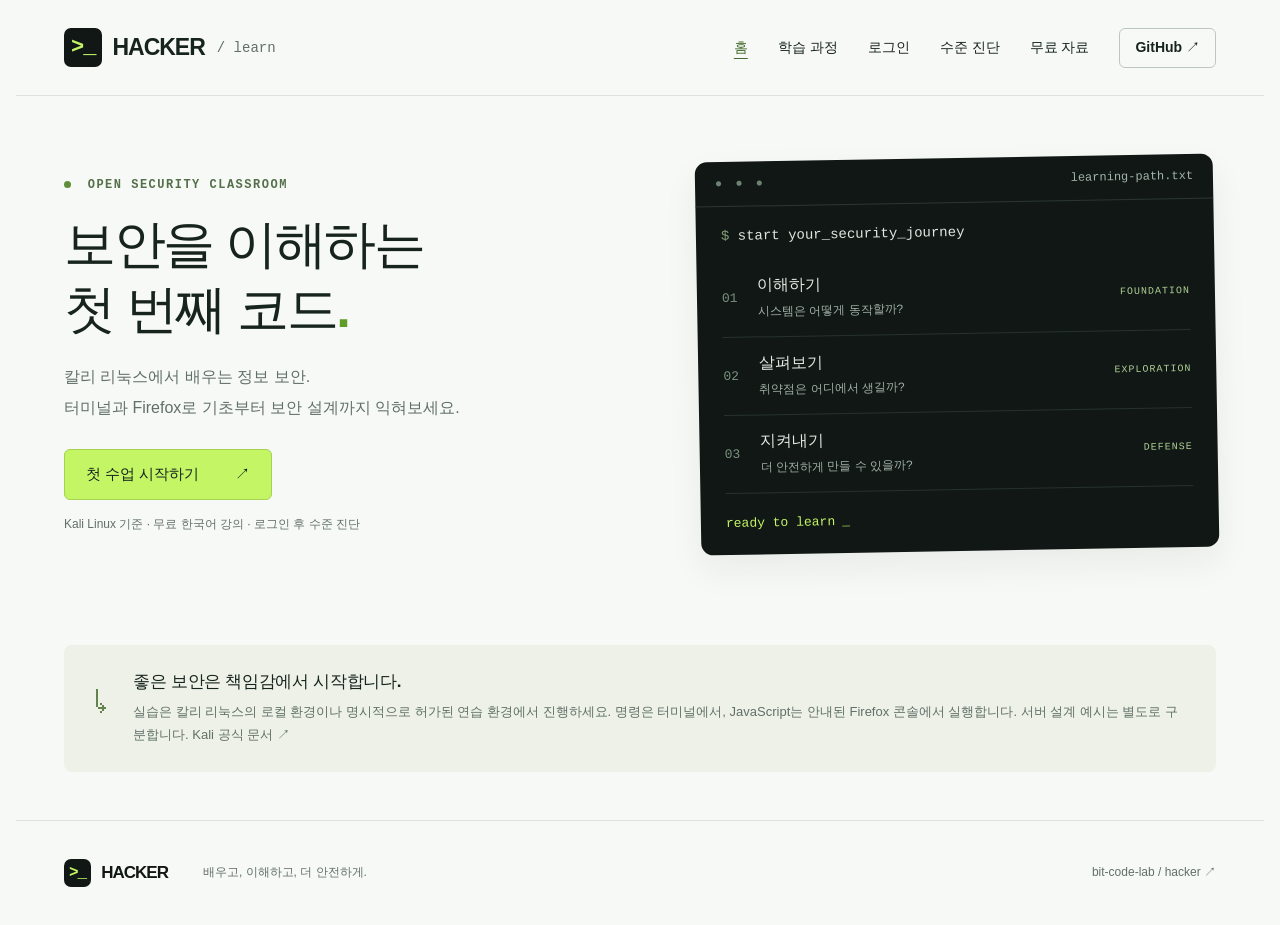
<file: index.html>
<!doctype html>
<html lang="ko">
<head>
  <meta charset="utf-8">
  <meta name="viewport" content="width=device-width,initial-scale=1">
  <meta name="description" content="누구나 무료로 배우는 정보 보안. 칼리 리눅스 기준 한국어 강의, 확인 문제, 공식 학습 자료로 첫걸음을 시작하세요.">
  <meta name="theme-color" content="#101715">
  <title>HACKER — 무료 정보 보안 학습</title>
  <link rel="icon" href="data:image/svg+xml,%3Csvg xmlns='http://www.w3.org/2000/svg' viewBox='0 0 64 64'%3E%3Crect width='64' height='64' rx='14' fill='%23101715'/%3E%3Ctext x='12' y='44' font-size='38' fill='%23c3f565' font-family='monospace'%3E%26gt;_%3C/text%3E%3C/svg%3E">
  <link rel="stylesheet" href="./style.css">
  <script>
    function routeLegacyLink() {
      const hash = location.hash;
      const target = /^#(?:lesson-(?:[0-9]|1[0-4])|level-[0-3]|curriculum|lesson)$/.test(hash) ? 'courses.html' : hash === '#placement' ? 'assessment.html' : hash === '#resources' ? 'resources.html' : null;
      if (target) location.replace('./' + target + hash);
    }
    routeLegacyLink();
    window.addEventListener('hashchange', routeLegacyLink);
  </script>
</head>
<body>
<a class="skip" href="#main">본문으로 건너뛰기</a>
<header><a class="brand" href="./" aria-label="HACKER 홈"><span class="mark">&gt;_</span> HACKER<span class="brand-sub">/ learn</span></a><nav aria-label="주 메뉴"><a href="./index.html" aria-current="page">홈</a><a href="./courses.html">학습 과정</a><a href="./assessment.html#account">로그인</a><a href="./assessment.html#diagnosis">수준 진단</a><a href="./resources.html">무료 자료</a><a class="github" href="https://github.com/bit-code-lab/hacker">GitHub ↗</a></nav></header>
<main id="main">
<section class="intro" aria-labelledby="title"><div><p class="eyebrow"><span></span> OPEN SECURITY CLASSROOM</p><h1 id="title">보안을 이해하는<br>첫 번째 코드<span class="accent">.</span></h1><p class="intro-copy">칼리 리눅스에서 배우는 정보 보안.<br>터미널과 Firefox로 기초부터 보안 설계까지 익혀보세요.</p><a class="primary" href="./courses.html#lesson-0">첫 수업 시작하기 <span>↗</span></a><p class="micro">Kali Linux 기준 · 무료 한국어 강의 · 로그인 후 수준 진단</p></div><div class="terminal" aria-label="학습 순서"><div class="terminal-bar"><span>● ● ●</span><span>learning-path.txt</span></div><div class="terminal-body"><p><span class="muted">$</span> start your_security_journey</p><div class="terminal-row"><span>01</span><p>이해하기<small>시스템은 어떻게 동작할까?</small></p><b>FOUNDATION</b></div><div class="terminal-row"><span>02</span><p>살펴보기<small>취약점은 어디에서 생길까?</small></p><b>EXPLORATION</b></div><div class="terminal-row"><span>03</span><p>지켜내기<small>더 안전하게 만들 수 있을까?</small></p><b>DEFENSE</b></div><p class="terminal-end">ready to learn<span class="cursor">_</span></p></div></div></section><aside class="ethics"><span class="ethics-icon">↳</span><div><h2>좋은 보안은 책임감에서 시작합니다.</h2><p>실습은 칼리 리눅스의 로컬 환경이나 명시적으로 허가된 연습 환경에서 진행하세요. 명령은 터미널에서, JavaScript는 안내된 Firefox 콘솔에서 실행합니다. 서버 설계 예시는 별도로 구분합니다. <a href="https://www.kali.org/docs/">Kali 공식 문서 ↗</a></p></div></aside>
</main><footer><a class="brand" href="./"><span class="mark">&gt;_</span> HACKER</a><p>배우고, 이해하고, 더 안전하게.</p><a href="https://github.com/bit-code-lab/hacker">bit-code-lab / hacker ↗</a></footer>
</body></html>
</file>
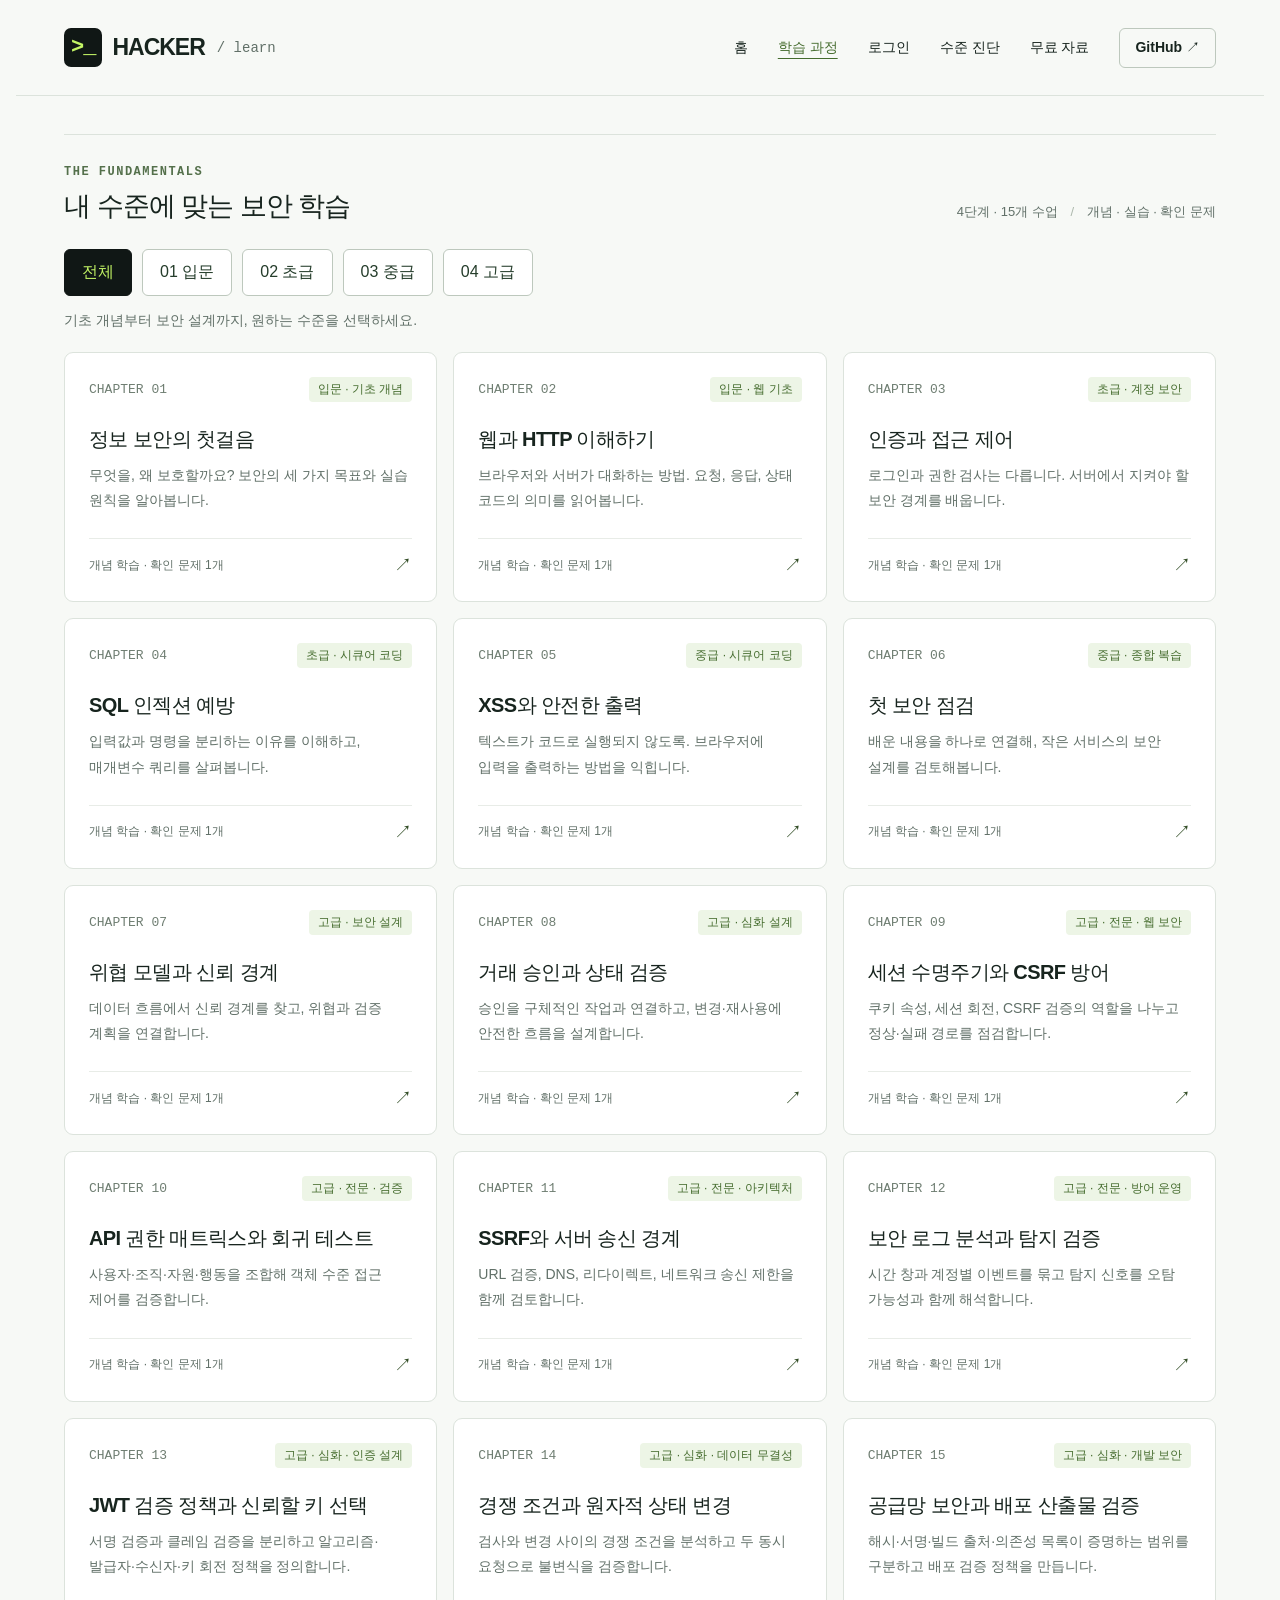
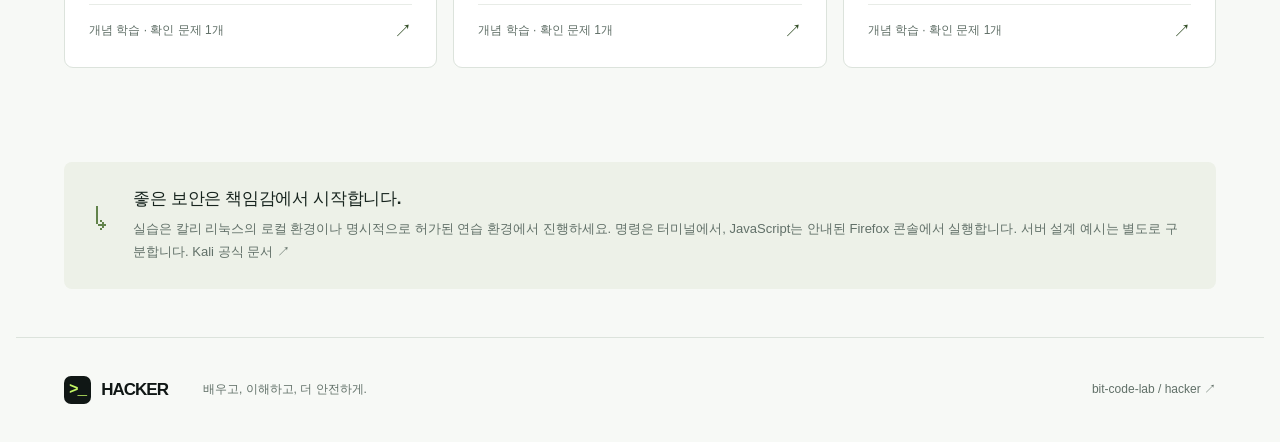
<file: courses.html>
<!doctype html>
<html lang="ko">
<head>
  <meta charset="utf-8">
  <meta name="viewport" content="width=device-width,initial-scale=1">
  <meta name="description" content="누구나 무료로 배우는 정보 보안. 칼리 리눅스 기준 한국어 강의, 확인 문제, 공식 학습 자료로 첫걸음을 시작하세요.">
  <meta name="theme-color" content="#101715">
  <title>학습 과정 — HACKER</title>
  <link rel="icon" href="data:image/svg+xml,%3Csvg xmlns='http://www.w3.org/2000/svg' viewBox='0 0 64 64'%3E%3Crect width='64' height='64' rx='14' fill='%23101715'/%3E%3Ctext x='12' y='44' font-size='38' fill='%23c3f565' font-family='monospace'%3E%26gt;_%3C/text%3E%3C/svg%3E">
  <link rel="stylesheet" href="./style.css">
  <script src="./app.js" defer></script>
</head>
<body>
<a class="skip" href="#main">본문으로 건너뛰기</a>
<header><a class="brand" href="./" aria-label="HACKER 홈"><span class="mark">&gt;_</span> HACKER<span class="brand-sub">/ learn</span></a><nav aria-label="주 메뉴"><a href="./index.html">홈</a><a href="./courses.html" aria-current="page">학습 과정</a><a href="./assessment.html#account">로그인</a><a href="./assessment.html#diagnosis">수준 진단</a><a href="./resources.html">무료 자료</a><a class="github" href="https://github.com/bit-code-lab/hacker">GitHub ↗</a></nav></header>
<main id="main">
<section id="curriculum" class="curriculum"><div class="section-heading"><div><p class="eyebrow">THE FUNDAMENTALS</p><h2>내 수준에 맞는 보안 학습</h2></div><span class="section-meta">4단계 · 15개 수업 <span>/</span> 개념 · 실습 · 확인 문제</span></div><div id="level-filters" class="level-filters" role="group" aria-label="학습 수준 선택"><button type="button" data-level="all" aria-pressed="true">전체</button><button type="button" data-level="0" aria-pressed="false">01 입문</button><button type="button" data-level="1" aria-pressed="false">02 초급</button><button type="button" data-level="2" aria-pressed="false">03 중급</button><button type="button" data-level="3" aria-pressed="false">04 고급</button></div><p id="level-description" class="level-description" role="status">기초 개념부터 보안 설계까지, 원하는 수준을 선택하세요.</p><div class="course-grid" id="courses"></div></section><section id="lesson" class="lesson" hidden aria-labelledby="lesson-title"><div class="lesson-top"><span id="lesson-meta" class="eyebrow"></span><a href="#curriculum">전체 수업 ↑</a></div><h2 id="lesson-title" tabindex="-1"></h2><p id="lesson-lead" class="lead"></p><div id="lesson-content"></div><div class="quiz"><p class="eyebrow">CHECK YOUR UNDERSTANDING</p><h3 id="question"></h3><div id="answers"></div><p id="feedback" role="status" aria-live="polite"></p></div><div class="lesson-bottom"><a id="source">공식 문서에서 더 읽기 ↗</a><a id="next" class="primary">다음 수업 →</a></div></section><aside class="ethics"><span class="ethics-icon">↳</span><div><h2>좋은 보안은 책임감에서 시작합니다.</h2><p>실습은 칼리 리눅스의 로컬 환경이나 명시적으로 허가된 연습 환경에서 진행하세요. 명령은 터미널에서, JavaScript는 안내된 Firefox 콘솔에서 실행합니다. 서버 설계 예시는 별도로 구분합니다. <a href="https://www.kali.org/docs/">Kali 공식 문서 ↗</a></p></div></aside><noscript><p class="noscript">강의와 확인 문제를 보려면 JavaScript를 켜주세요. <a href="./resources.html">공식 무료 자료 보기</a></p></noscript>
</main><footer><a class="brand" href="./"><span class="mark">&gt;_</span> HACKER</a><p>배우고, 이해하고, 더 안전하게.</p><a href="https://github.com/bit-code-lab/hacker">bit-code-lab / hacker ↗</a></footer>
</body></html>
</file>
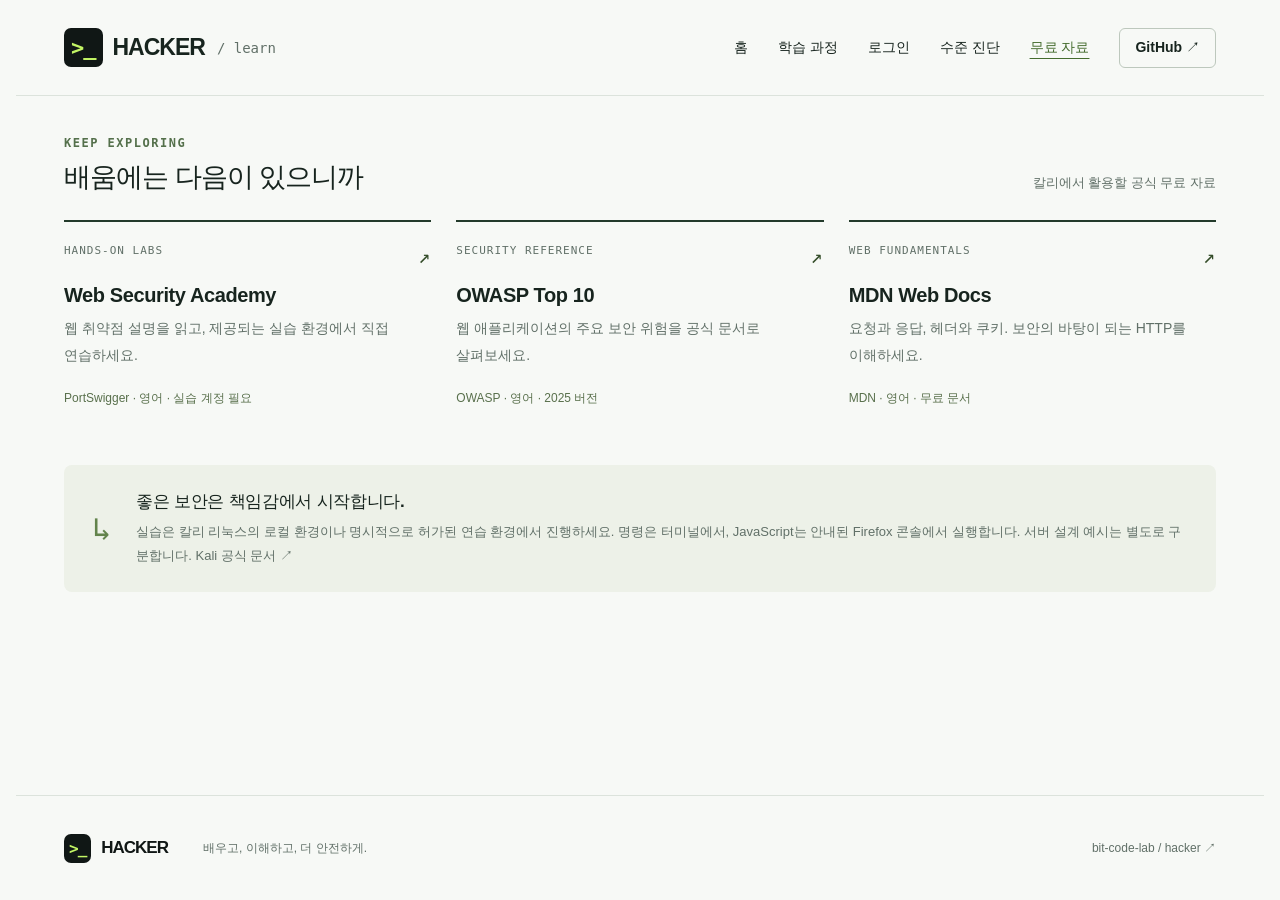
<file: resources.html>
<!doctype html>
<html lang="ko">
<head>
  <meta charset="utf-8">
  <meta name="viewport" content="width=device-width,initial-scale=1">
  <meta name="description" content="누구나 무료로 배우는 정보 보안. 칼리 리눅스 기준 한국어 강의, 확인 문제, 공식 학습 자료로 첫걸음을 시작하세요.">
  <meta name="theme-color" content="#101715">
  <title>무료 학습 자료 — HACKER</title>
  <link rel="icon" href="data:image/svg+xml,%3Csvg xmlns='http://www.w3.org/2000/svg' viewBox='0 0 64 64'%3E%3Crect width='64' height='64' rx='14' fill='%23101715'/%3E%3Ctext x='12' y='44' font-size='38' fill='%23c3f565' font-family='monospace'%3E%26gt;_%3C/text%3E%3C/svg%3E">
  <link rel="stylesheet" href="./style.css">
</head>
<body>
<a class="skip" href="#main">본문으로 건너뛰기</a>
<header><a class="brand" href="./" aria-label="HACKER 홈"><span class="mark">&gt;_</span> HACKER<span class="brand-sub">/ learn</span></a><nav aria-label="주 메뉴"><a href="./index.html">홈</a><a href="./courses.html">학습 과정</a><a href="./assessment.html#account">로그인</a><a href="./assessment.html#diagnosis">수준 진단</a><a href="./resources.html" aria-current="page">무료 자료</a><a class="github" href="https://github.com/bit-code-lab/hacker">GitHub ↗</a></nav></header>
<main id="main">
<section id="resources"><div class="section-heading"><div><p class="eyebrow">KEEP EXPLORING</p><h2>배움에는 다음이 있으니까</h2></div><p class="section-meta">칼리에서 활용할 공식 무료 자료</p></div><div class="resource-grid"><a href="https://portswigger.net/web-security" class="resource"><span class="resource-label">HANDS-ON LABS <span>↗</span></span><h3>Web Security Academy</h3><p>웹 취약점 설명을 읽고, 제공되는 실습 환경에서 직접 연습하세요.</p><span class="resource-foot">PortSwigger · 영어 · 실습 계정 필요</span></a><a href="https://owasp.org/www-project-top-ten/" class="resource"><span class="resource-label">SECURITY REFERENCE <span>↗</span></span><h3>OWASP Top 10</h3><p>웹 애플리케이션의 주요 보안 위험을 공식 문서로 살펴보세요.</p><span class="resource-foot">OWASP · 영어 · 2025 버전</span></a><a href="https://developer.mozilla.org/en-US/docs/Web/HTTP/Guides/Overview" class="resource"><span class="resource-label">WEB FUNDAMENTALS <span>↗</span></span><h3>MDN Web Docs</h3><p>요청과 응답, 헤더와 쿠키. 보안의 바탕이 되는 HTTP를 이해하세요.</p><span class="resource-foot">MDN · 영어 · 무료 문서</span></a></div></section><aside class="ethics"><span class="ethics-icon">↳</span><div><h2>좋은 보안은 책임감에서 시작합니다.</h2><p>실습은 칼리 리눅스의 로컬 환경이나 명시적으로 허가된 연습 환경에서 진행하세요. 명령은 터미널에서, JavaScript는 안내된 Firefox 콘솔에서 실행합니다. 서버 설계 예시는 별도로 구분합니다. <a href="https://www.kali.org/docs/">Kali 공식 문서 ↗</a></p></div></aside>
</main><footer><a class="brand" href="./"><span class="mark">&gt;_</span> HACKER</a><p>배우고, 이해하고, 더 안전하게.</p><a href="https://github.com/bit-code-lab/hacker">bit-code-lab / hacker ↗</a></footer>
</body></html>
</file>
<file: style.css>
@charset "UTF-8";
.placement{border:1px solid #dce3dc;background:#fff;border-radius:10px;padding:30px;margin-bottom:42px;scroll-margin-top:24px}.placement>p{line-height:1.8;color:#617068}.account-actions{display:flex;gap:12px;align-items:center;flex-wrap:wrap}.account-actions button{cursor:pointer}.secondary,.level-filters button{border:1px solid #bdc8bd;background:#fff;padding:12px 17px;border-radius:6px;color:#253d2b;font:inherit;cursor:pointer}.level-filters{display:flex;gap:10px;flex-wrap:wrap;margin-bottom:16px}.level-filters button[aria-pressed=true]{background:#101715;color:#c3f565;border-color:#101715}.level-description{font-size:14px;color:#617068;margin-bottom:22px}button:disabled{opacity:.55;cursor:not-allowed}.placement fieldset{border:0;margin:20px 0;padding:0}.placement legend{font-size:21px;font-weight:700;line-height:1.6;padding:0;margin-bottom:18px}.assessment-progress{display:flex;align-items:center;justify-content:space-between;gap:20px;margin-top:26px;font-size:14px;color:#54704b}.assessment-progress progress{width:35%;height:10px;accent-color:#5e8530}.assessment-option{display:flex;align-items:baseline;gap:12px;padding:14px 16px;border:1px solid #cbd6c5;border-radius:6px;margin-bottom:10px;line-height:1.7;cursor:pointer}.assessment-option:has(input:checked){border-color:#608c37;background:#eef8e3}.assessment-option input{accent-color:#456c2e;flex-shrink:0}.placement details{margin-top:22px;line-height:1.8;color:#53604e;font-size:14px}.placement summary{cursor:pointer;font-weight:600}.placement #placement-title{font-size:25px;margin:26px 0 12px}.placement #placement-breakdown{font-family:Consolas,"Malgun Gothic",sans-serif;color:#456c2e}.placement #auth-status,.placement #save-status{font-size:14px;line-height:1.8}.placement #assessment-review p{padding-bottom:14px;border-bottom:1px solid #dce3dc}@media(max-width:600px){.placement{padding:23px 18px}header nav{flex-wrap:wrap}.level-filters{gap:6px}.level-filters button{padding:10px 12px;font-size:14px}.placement legend{font-size:18px}.assessment-progress{gap:10px}}
:root{font-family:"Segoe UI","Malgun Gothic",sans-serif;color:#17241e;background:#f7f9f6;font-synthesis:none;--green:#c3f565;--ink:#101715;--muted:#617068;--line:#dce3dc}*{box-sizing:border-box}html{scroll-behavior:smooth;scroll-padding-top:28px}body{margin:0}a{color:inherit;text-decoration:none}button{font:inherit}a,button{-webkit-tap-highlight-color:transparent}a:focus-visible,button:focus-visible{outline:3px solid #397416;outline-offset:5px}header,main,footer{max-width:1248px;margin:auto;padding-left:48px;padding-right:48px}header{height:96px;display:flex;justify-content:space-between;align-items:center;border-bottom:1px solid var(--line)}.brand{font-size:23px;font-weight:850;letter-spacing:-1px;display:inline-flex;align-items:center;gap:10px}.mark{background:var(--ink);color:var(--green);font:700 22px monospace;padding:7px;border-radius:7px}.brand-sub{font:14px monospace;letter-spacing:0;color:var(--muted);margin-left:2px}nav{display:flex;align-items:center;gap:30px;font-size:14px;font-weight:600}nav a:hover,.lesson a:not(.primary):hover,footer>a:last-child:hover{color:#47751e}.github{border:1px solid #bdc8bd;border-radius:6px;padding:10px 15px}.intro{display:grid;grid-template-columns:1.1fr 1fr;gap:64px;align-items:center;padding:62px 0 58px}.eyebrow{font:600 12px/1.5 Consolas,monospace;letter-spacing:1.5px;margin:0 0 18px;color:#54704b}.eyebrow>span{display:inline-block;width:7px;height:7px;background:#608e38;border-radius:50%;margin-right:8px}h1{font-size:clamp(36px,4.1vw,54px);line-height:1.23;letter-spacing:-2.4px;margin:0 0 21px;word-break:keep-all}.accent{color:#609c28}.intro-copy{color:var(--muted);font-size:16px;line-height:1.9;margin:0 0 26px}.primary{display:inline-flex;align-items:center;justify-content:space-between;gap:36px;padding:15px 21px;background:var(--green);border:1px solid #a5d24f;border-radius:6px;font-size:15px;font-weight:750;transition:background .2s}.primary:hover{background:#b1e454}.micro{font-size:12px;color:var(--muted);margin:16px 0 0}.terminal{background:var(--ink);color:#e1e9e2;border-radius:12px;box-shadow:0 15px 35px #10261b10;transform:rotate(-1deg);overflow:hidden}.terminal-bar{display:flex;justify-content:space-between;padding:15px 20px;border-bottom:1px solid #2c3731;font:12px Consolas,monospace;color:#a3b4a9}.terminal-bar>span:first-child{color:#6e8274;letter-spacing:3px}.terminal-body{padding:21px 25px;font:14px Consolas,monospace}.terminal-body>p{margin:0 0 16px}.muted{color:#85a076}.terminal-row{display:flex;gap:20px;align-items:center;border-bottom:1px solid #27322c;padding:16px 0}.terminal-row>span{color:#7a937f;font:13px Consolas,monospace}.terminal-row p{font:600 16px "Malgun Gothic",sans-serif;flex:1;margin:0}.terminal-row small{display:block;font-size:12px;font-weight:400;color:#a1b0a6;margin-top:7px}.terminal-row b{font:10px Consolas,monospace;letter-spacing:1px;color:#b0cf95}.terminal-body .terminal-end{margin:22px 0 3px;color:var(--green);font-size:13px}.cursor{margin-left:7px}.section-heading{display:flex;justify-content:space-between;align-items:end;gap:20px;margin-bottom:25px}.section-heading .eyebrow{margin-bottom:7px}h2{font-size:27px;letter-spacing:-1px;margin:0;word-break:keep-all}.section-meta{font-size:13px;color:var(--muted);margin:0 0 3px}.section-meta span{margin:0 9px;color:#acb8ac}.curriculum{padding:28px 0 58px;border-top:1px solid var(--line)}.course-grid{display:grid;grid-template-columns:repeat(3,1fr);gap:16px}.course{background:#fff;border:1px solid var(--line);border-radius:9px;padding:24px;display:flex;flex-direction:column;transition:transform .2s,border-color .2s}.course:hover{border-color:#7fa65d;transform:translateY(-3px)}.course[aria-current=true]{border-color:#5b852f;box-shadow:inset 0 0 0 1px #5b852f}.course-top{display:flex;align-items:center;justify-content:space-between;margin-bottom:24px}.course-number{font:13px Consolas,monospace;color:#6f7e72}.tag{font-size:12px;color:#456c2e;padding:4px 9px;border-radius:4px;background:#edf5e6}.course h3{font-size:20px;margin:0 0 10px;letter-spacing:-.6px}.course p{font-size:14px;line-height:1.8;color:var(--muted);margin:0 0 25px;flex:1;word-break:keep-all}.course-bottom{border-top:1px solid #e8ece7;padding-top:14px;display:flex;justify-content:space-between;align-items:center;font-size:12px;color:var(--muted)}.course-bottom b{font-size:18px;color:#334e27}.lesson{background:white;border:1px solid var(--line);border-radius:10px;padding:36px 44px;margin:0 0 58px;scroll-margin-top:24px}.lesson-top{display:flex;justify-content:space-between;gap:15px}.lesson-top>a{font-size:14px}.lesson h2{font-size:32px}.lead{color:var(--muted);font-size:17px;line-height:1.8}.lesson h3{font-size:20px;margin-top:30px}.lesson p,.lesson li{line-height:1.9}.lesson li{margin:7px 0}.lesson pre{background:var(--ink);color:#d1eca9;border-radius:6px;padding:22px;overflow:auto;font:14px/1.8 Consolas,monospace}.callout{border-left:3px solid #8abd4b;background:#f1f7eb;padding:14px 20px}.quiz{margin-top:32px;padding:25px;background:#f5f7f3;border-radius:8px}.quiz h3{margin-top:0}.quiz .eyebrow{margin-bottom:8px}#answers{display:grid;gap:10px}.answer{text-align:left;padding:14px 16px;border:1px solid #c8d3c3;border-radius:5px;background:#fff;cursor:pointer;font-size:15px;line-height:1.6}.answer:hover{border-color:#5e843e}.answer.correct{background:#e0f2cc;border-color:#628c3a}.answer.wrong{background:#fff0e8;border-color:#b55b34}#feedback{margin:15px 0 0;font-size:15px}#feedback:empty{display:none}.lesson-bottom{margin-top:28px;display:flex;justify-content:space-between;align-items:center;gap:20px;font-size:14px}.resource-grid{display:grid;grid-template-columns:repeat(3,1fr);gap:25px}.resource{padding:22px 0;border-top:2px solid #233b2b;display:flex;flex-direction:column}.resource:hover h3{text-decoration:underline;text-underline-offset:5px}.resource-label{font:11px Consolas,monospace;letter-spacing:1px;color:var(--muted);display:flex;justify-content:space-between}.resource-label>span{font-size:20px;color:#344d29}.resource h3{font-size:20px;letter-spacing:-.4px;margin:16px 0 8px}.resource p{font-size:14px;color:var(--muted);line-height:1.9;margin:0 0 22px;flex:1;word-break:keep-all}.resource-foot{font-size:12px;color:#59704c}.ethics{display:flex;align-items:center;gap:25px;background:#edf1e8;border-radius:8px;margin:36px 0 48px;padding:25px 28px}.ethics-icon{font:32px monospace;color:#62834b}.ethics h2{font-size:17px;letter-spacing:-.3px}.ethics p{font-size:13px;color:var(--muted);line-height:1.8;margin:7px 0 0}footer{border-top:1px solid var(--line);display:flex;align-items:center;justify-content:space-between;gap:20px;min-height:105px;font-size:12px;color:var(--muted)}footer .brand{font-size:17px;color:var(--ink)}footer .mark{font-size:16px;padding:5px}footer p{flex:1;margin-left:15px}.skip{position:fixed;top:-80px;left:20px;background:var(--green);padding:14px;z-index:10}.skip:focus{top:10px}[hidden]{display:none!important}.noscript{padding:20px;border:1px solid var(--line)}@media(min-width:1500px){.intro{padding-top:76px;padding-bottom:76px}}@media(max-width:850px){header,main,footer{padding-left:25px;padding-right:25px}.intro{gap:28px}h1{font-size:38px}.terminal-row b{display:none}.course-grid{grid-template-columns:repeat(2,1fr)}.resource-grid{gap:18px}.resource h3{font-size:17px}}@media(max-width:600px){header{height:auto;min-height:86px;gap:15px;flex-wrap:wrap;padding-top:17px;padding-bottom:17px}.brand{font-size:20px}.brand-sub{display:none}nav{gap:16px;font-size:13px}.github{display:none}.intro{grid-template-columns:1fr;padding:38px 0;gap:30px}h1{font-size:39px}.terminal{transform:none}.terminal-row b{display:block}.section-heading{display:block}.section-meta{display:block;margin-top:12px}.course-grid,.resource-grid{grid-template-columns:1fr}.course{padding:22px}.course-top{margin-bottom:15px}.course p{margin-bottom:18px}h2{font-size:24px}.lesson{padding:24px 20px}.lesson h2{font-size:26px}.lesson-bottom{align-items:stretch;flex-direction:column}.quiz{padding:18px}.ethics{padding:22px 18px;align-items:start;gap:14px}footer{flex-wrap:wrap;padding-top:24px;padding-bottom:24px}footer p{flex:auto;margin-left:0}footer>a:last-child{width:100%}}@media(prefers-reduced-motion:reduce){html{scroll-behavior:auto}*{transition:none!important}}

nav a[aria-current="page"]{color:#456c2e;text-decoration:underline;text-underline-offset:6px}main>section:first-child:not(.intro){margin-top:38px}body{min-height:100vh;display:flex;flex-direction:column}main{width:100%;flex:1}header,footer{width:100%}
header{height:auto;min-height:96px;flex-wrap:wrap;gap:18px;padding-top:18px;padding-bottom:18px}nav{flex-wrap:wrap}
</file>
